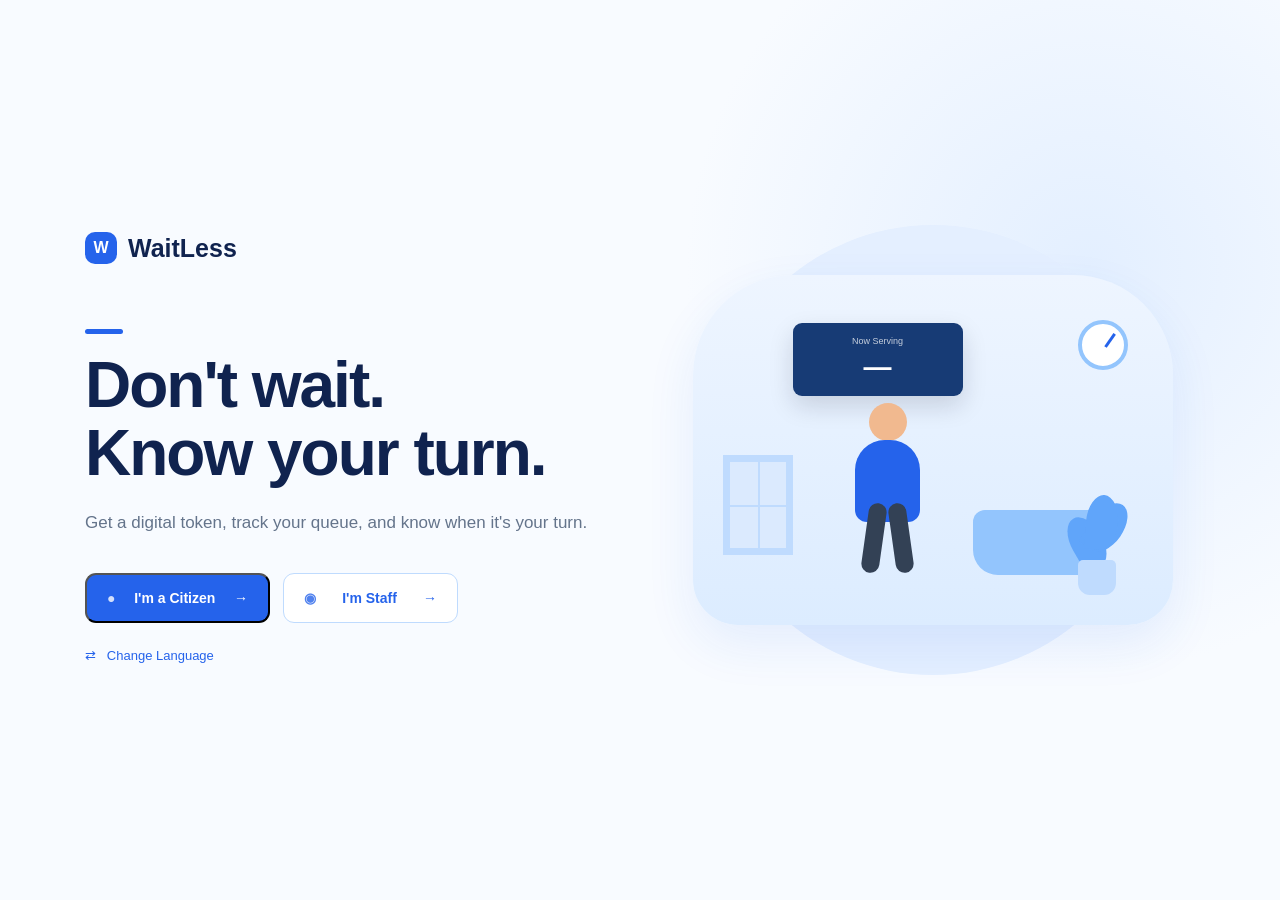
<file: frontend/index.html>
<!DOCTYPE html>
<html lang="en">

<head>
    <meta charset="UTF-8">

    <meta
        name="viewport"
        content="width=device-width, initial-scale=1.0"
    >

    <title>WaitLess</title>

    <link
        rel="stylesheet"
        href="style.css"
    >
</head>

<body>


    <!-- =====================================================
         LANGUAGE SCREEN
         ===================================================== -->

    <div
        id="languageScreen"
        class="screen language-screen"
    >

        <div class="nature-scene">

            <div class="sun"></div>

            <div class="mountain mountain-back"></div>
            <div class="mountain mountain-front"></div>

            <div class="tree tree-left">
                <div class="tree-crown"></div>
                <div class="tree-trunk"></div>
            </div>

            <div class="tree tree-right">
                <div class="tree-crown"></div>
                <div class="tree-trunk"></div>
            </div>

            <div class="ground"></div>

        </div>


        <div class="language-card">

            <div class="language-logo">
                WaitLess
            </div>

            <h1>
                Choose Your Language
            </h1>

            <p>
                अपनी भाषा चुनें
            </p>


            <button
                class="language-option active"
                onclick="selectLanguage('en')"
            >
                <span>
                    English
                </span>

                <span class="arrow">
                    →
                </span>
            </button>


            <button
                class="language-option"
                onclick="selectLanguage('hi')"
            >
                <span>
                    हिन्दी
                </span>

                <span class="arrow">
                    →
                </span>
            </button>


            <div class="language-note">
                A simpler way to manage your queue.
            </div>

        </div>

    </div>



    <!-- =====================================================
         HOME SCREEN
         ===================================================== -->

    <div
        id="homeScreen"
        class="screen home-screen hidden"
    >

        <div class="home-container">

            <div class="home-content">

                <div class="home-brand">

                    <div class="brand-mark">
                        W
                    </div>

                    <span>
                        WaitLess
                    </span>

                </div>


                <div class="hero-line"></div>


                <h1 id="homeTitle">
                    Don't wait.<br>
                    Know your turn.
                </h1>


                <p id="homeDescription">
                    Get a digital token, track your queue,
                    and know when it's your turn.
                </p>


                <div class="home-buttons">

                    <button
                        class="primary-button"
                        onclick="showCitizenScreen()"
                        id="citizenButton"
                    >
                        <span class="button-icon">
                            ●
                        </span>

                        I'm a Citizen

                        <span>
                            →
                        </span>
                    </button>


                    <button
                        class="secondary-button"
                        onclick="showStaffScreen()"
                        id="staffButton"
                    >
                        <span class="button-icon">
                            ◉
                        </span>

                        I'm Staff

                        <span>
                            →
                        </span>
                    </button>

                </div>


                <button
                    onclick="changeLanguage()"
                    class="change-language"
                    id="languageButton"
                >
                    ⇄ &nbsp; Change Language
                </button>

            </div>


            <div class="home-illustration">

                <div class="illustration-glow"></div>

                <div class="waiting-room">

                    <div class="queue-board">

                        <span>
                            Now Serving
                        </span>

                        <strong id="homeNowServing">
                            —
                        </strong>

                    </div>


                    <div class="person">

                        <div class="person-head"></div>

                        <div class="person-body"></div>

                        <div class="person-leg leg-one"></div>
                        <div class="person-leg leg-two"></div>

                    </div>


                    <div class="chair"></div>


                    <div class="plant">

                        <div class="plant-leaf leaf-one"></div>
                        <div class="plant-leaf leaf-two"></div>
                        <div class="plant-leaf leaf-three"></div>

                        <div class="plant-pot"></div>

                    </div>


                    <div class="wall-clock">

                        <div class="clock-hand"></div>

                    </div>


                    <div class="window">

                        <div></div>
                        <div></div>

                    </div>

                </div>

            </div>

        </div>

    </div>



    <!-- =====================================================
         CITIZEN SCREEN
         ===================================================== -->

    <div
        id="citizenScreen"
        class="screen citizen-screen hidden"
    >

        <div class="citizen-layout">


            <!-- TOP BAR -->

            <div class="page-topbar">

                <button
                    onclick="goHome()"
                    class="top-back"
                    id="backButton"
                >
                    ← &nbsp; Back
                </button>


                <div class="mini-brand">

                    <div class="brand-mark">
                        W
                    </div>

                    WaitLess

                </div>

            </div>



            <!-- CITIZEN CARD -->

            <div class="citizen-card">

                <div class="card-heading">

                    <div class="heading-icon">
                        ●
                    </div>


                    <div>

                        <h1 id="tokenTitle">
                            Get Your Token
                        </h1>

                        <p id="tokenDescription">
                            Enter your details and select
                            the service you need.
                        </p>

                    </div>

                </div>



                <!-- NAME -->

                <div class="modern-form-group">

                    <label
                        for="nameInput"
                        id="nameLabel"
                    >
                        Full Name
                    </label>


                    <div class="input-wrapper">

                        <span class="input-icon">
                            ◯
                        </span>

                        <input
                            type="text"
                            id="nameInput"
                            placeholder="Enter your name"
                            autocomplete="name"
                        >

                    </div>

                </div>



                <!-- MOBILE -->

                <div class="modern-form-group">

                    <label
                        for="mobileInput"
                        id="mobileLabel"
                    >
                        Mobile Number
                    </label>


                    <div class="input-wrapper">

                        <span class="input-icon">
                            ☎
                        </span>

                        <input
                            type="tel"
                            id="mobileInput"
                            placeholder="Enter 10 digit mobile number"
                            maxlength="10"
                            inputmode="numeric"
                            pattern="[0-9]*"
                            autocomplete="tel"
                        >

                    </div>

                </div>



                <!-- LOCATION -->

                <div class="modern-form-group">

                    <label
                        for="locationSelect"
                        id="locationLabel"
                    >
                        Service Location
                    </label>


                    <div class="input-wrapper">

                        <span class="input-icon">
                            ◉
                        </span>


                        <select
                            id="locationSelect"
                            onchange="updateServices()"
                        >

                            <option value="">
                                Select location
                            </option>

                            <option value="office">
                                Government Office
                            </option>

                            <option value="hospital">
                                Government Hospital
                            </option>

                        </select>

                    </div>

                </div>



                <!-- SERVICE -->

                <div class="modern-form-group">

                    <label
                        for="serviceSelect"
                        id="serviceLabel"
                    >
                        Service
                    </label>


                    <div class="input-wrapper">

                        <span class="input-icon">
                            ▣
                        </span>


                        <select id="serviceSelect">

                            <option value="">
                                Select service
                            </option>

                        </select>

                    </div>

                </div>



                <!-- GET TOKEN -->

                <button
                    onclick="getToken()"
                    id="getTokenButton"
                    class="get-token-button"
                >

                    <span>
                        🎟
                    </span>

                    Get Token

                    <span>
                        →
                    </span>

                </button>

            </div>

        </div>

    </div>



    <!-- =====================================================
         QUEUE SCREEN
         ===================================================== -->

    <div
        id="queueScreen"
        class="screen queue-screen hidden"
    >

        <div class="queue-layout">


            <!-- HEADER -->

            <div class="queue-topbar">

                <div class="mini-brand">

                    <div class="brand-mark">
                        W
                    </div>

                    WaitLess

                </div>


                <button
                    onclick="goHome()"
                    class="top-back"
                >
                    ← Home
                </button>

            </div>



            <!-- QUEUE CARD -->

            <div class="queue-card-modern">


                <!-- SUCCESS -->

                <div class="success-icon">
                    ✓
                </div>


                <h2
                    class="queue-success"
                    id="queueSuccess"
                >
                    You're in the queue!
                </h2>



                <!-- TOKEN -->

                <div class="token-panel">

                    <span
                        class="token-label"
                        id="yourTokenLabel"
                    >
                        Your Token
                    </span>


                    <h1 id="tokenNumber">
                        —
                    </h1>


                    <p id="citizenName"></p>

                </div>



                <!-- STATUS -->

                <div
                    class="queue-status"
                    id="queueStatus"
                >
                    You're in the queue ✓
                </div>



                <!-- INFO -->

                <div class="queue-info-modern">


                    <div class="queue-info-box">

                        <span id="nowServingLabel">
                            Now Serving
                        </span>

                        <strong id="nowServing">
                            —
                        </strong>

                    </div>


                    <div class="queue-info-box">

                        <span id="peopleAheadLabel">
                            People Ahead
                        </span>

                        <strong id="peopleAhead">
                            0
                        </strong>

                    </div>

                </div>



                <!-- WAITING TIME -->

                <div class="wait-panel">

                    <span id="waitTimeLabel">
                        Estimated Waiting Time
                    </span>

                    <strong id="waitTime">
                        0 min
                    </strong>

                </div>



                <!-- PROGRESS -->

                <div class="progress-section">

                    <div class="progress-heading">

                        <span id="queueProgressLabel">
                            Queue Progress
                        </span>


                        <span id="peopleAheadText">
                            0 people ahead
                        </span>

                    </div>


                    <div class="progress-bar-modern">

                        <div class="progress-fill-modern"></div>

                    </div>

                </div>



                <!-- NOTIFICATION -->

                <div
                    class="notification-modern"
                    id="notificationInfo"
                >

                    <span>
                        ◷
                    </span>


                    <div>

                        <strong>
                            We'll notify you before your turn.
                        </strong>

                        <small>
                            You can wait comfortably until your queue is near.
                        </small>

                    </div>

                </div>

            </div>



            <!-- LEAVE QUEUE -->

            <button
                onclick="leaveQueue()"
                class="leave-button-modern"
                id="leaveQueueButton"
            >
                Leave Queue
            </button>

        </div>

    </div>



    <!-- =====================================================
         STAFF LOGIN SCREEN
         ===================================================== -->

    <div
        id="staffLoginScreen"
        class="screen staff-login-screen hidden"
    >

        <div class="staff-login-layout">


            <!-- TOP BAR -->

            <div class="page-topbar">

                <button
                    onclick="goHome()"
                    class="top-back"
                >
                    ← &nbsp; Back
                </button>


                <div class="mini-brand">

                    <div class="brand-mark">
                        W
                    </div>

                    WaitLess

                </div>

            </div>



            <!-- LOGIN CARD -->

            <div class="staff-login-card">


                <h1>
                    Welcome back
                </h1>


                <p>
                    Enter your staff credentials to continue.
                </p>



                <!-- USERNAME -->

                <div class="modern-form-group">

                    <label for="staffUsername">
                        Username
                    </label>


                    <div class="input-wrapper">

                        <span class="input-icon">
                            ◯
                        </span>


                        <input
                            type="text"
                            id="staffUsername"
                            value="staff"
                            readonly
                        >

                    </div>

                </div>



                <!-- PASSWORD -->

                <div class="modern-form-group">

                    <label for="staffPassword">
                        Password
                    </label>


                    <div class="input-wrapper">

                        <span class="input-icon">
                            ◯
                        </span>


                        <input
                            type="password"
                            id="staffPassword"
                            placeholder="Enter password"
                        >

                    </div>

                </div>



                <!-- CONTINUE -->

                <button
                    onclick="staffLogin()"
                    class="get-token-button"
                >

                    Continue

                    <span>
                        →
                    </span>

                </button>

            </div>

        </div>

    </div>



    <!-- =====================================================
         STAFF DASHBOARD
         ===================================================== -->

    <div
        id="staffScreen"
        class="screen staff-screen hidden"
    >

        <div class="staff-layout">


            <!-- TOP BAR -->

            <div class="staff-topbar">

                <div class="mini-brand">

                    <div class="brand-mark">
                        W
                    </div>

                    <span>
                        WaitLess
                    </span>

                </div>


                <button
                    onclick="goHome()"
                    class="top-back"
                >
                    ← Back
                </button>

            </div>



            <!-- HEADING -->

            <div class="staff-heading">

                <span class="staff-label">
                    STAFF PANEL
                </span>


                <h1>
                    Staff Dashboard
                </h1>


                <p>
                    Manage the queue and serve citizens.
                </p>

            </div>



            <!-- CURRENTLY SERVING -->

            <div class="current-serving-card">


                <div class="serving-left">

                    <div class="serving-icon">
                        ●
                    </div>


                    <div class="serving-info">

                        <span>
                            Currently Serving
                        </span>


                        <h2 id="currentToken">
                            —
                        </h2>


                        <p id="currentCitizenName">
                            —
                        </p>


                        <p id="currentCitizenMobile">
                            —
                        </p>


                        <small id="counterLabel">
                            Counter 1
                        </small>

                    </div>

                </div>



                <!-- =================================================
                     STAFF ACTION BUTTONS
                     ================================================= -->

                <div
                    class="staff-actions"
                    style="
                        display: flex;
                        align-items: center;
                        justify-content: flex-end;
                        gap: 10px;
                        flex-wrap: wrap;
                    "
                >


                    <!-- CALL NEXT -->

                    <button
                        type="button"
                        onclick="callNext()"
                        id="nextButton"
                        class="call-next-button"
                        style="
                            display: flex;
                            align-items: center;
                            justify-content: center;
                            gap: 8px;
                            min-width: 170px;
                            height: 50px;
                            padding: 0 18px;
                            border: none;
                            border-radius: 10px;
                            background: #2563eb;
                            color: #ffffff;
                            font-size: 14px;
                            font-weight: 700;
                            cursor: pointer;
                            box-sizing: border-box;
                            transition: 0.2s ease;
                        "
                    >

                        <span>
                            ☎ &nbsp; Call Next
                        </span>

                        <span>
                            →
                        </span>

                    </button>



                    <!-- COMPLETE -->

                    <button
                        type="button"
                        onclick="completeToken()"
                        id="completeButton"
                        class="complete-button"
                        style="
                            display: flex;
                            align-items: center;
                            justify-content: center;
                            gap: 8px;
                            min-width: 130px;
                            height: 50px;
                            padding: 0 18px;
                            border: none;
                            border-radius: 10px;
                            background: #16a34a;
                            color: #ffffff;
                            font-size: 14px;
                            font-weight: 700;
                            cursor: pointer;
                            box-sizing: border-box;
                            transition: 0.2s ease;
                        "
                    >

                        <span>
                            ✓
                        </span>

                        Complete

                    </button>



                    <!-- SKIP -->

                    <button
                        type="button"
                        onclick="skipToken()"
                        id="skipButton"
                        class="skip-button"
                        style="
                            display: flex;
                            align-items: center;
                            justify-content: center;
                            gap: 8px;
                            min-width: 100px;
                            height: 50px;
                            padding: 0 18px;
                            border: 2px solid #dc2626;
                            border-radius: 10px;
                            background: #ffffff;
                            color: #dc2626;
                            font-size: 14px;
                            font-weight: 700;
                            cursor: pointer;
                            box-sizing: border-box;
                            transition: 0.2s ease;
                        "
                    >

                        <span>
                            ↷
                        </span>

                        Skip

                    </button>

                </div>

            </div>



            <!-- WAITING QUEUE -->

            <div class="waiting-card-modern">


                <div class="waiting-header-modern">

                    <div>

                        <h2>
                            Waiting Queue
                        </h2>


                        <p>
                            Citizens currently waiting
                        </p>

                    </div>


                    <span id="waitingCount">
                        0 people waiting
                    </span>

                </div>



                <!-- QUEUE TABLE -->

                <div class="queue-table">


                    <!-- TABLE HEADER -->

                    <div class="queue-table-header">

                        <span>
                            Token
                        </span>

                        <span>
                            Citizen
                        </span>

                        <span>
                            Mobile
                        </span>

                        <span>
                            Service
                        </span>

                    </div>



                    <!-- DYNAMIC QUEUE ROWS -->

                    <div id="queueTableBody">
                    </div>

                </div>

            </div>

        </div>

    </div>



    <!-- =====================================================
         JAVASCRIPT
         ===================================================== -->

    <script src="script.js"></script>

</body>

</html>
</file>
<file: frontend/style.css>
/* =========================================================
   WAITLESS
   Premium Modern UI
   ========================================================= */

* {
    margin: 0;
    padding: 0;
    box-sizing: border-box;
}

:root {
    --blue: #2563eb;
    --blue-dark: #1d4ed8;
    --blue-light: #eff6ff;

    --text: #10234f;
    --text-dark: #0f172a;
    --muted: #64748b;

    --border: #dbe5f1;

    --bg: #f5f8fc;

    --white: #ffffff;

    --green: #16a34a;
    --green-light: #ecfdf3;

    --danger: #dc2626;
}

html,
body {
    min-height: 100%;
}

body {
    font-family:
        Inter,
        -apple-system,
        BlinkMacSystemFont,
        "Segoe UI",
        Arial,
        sans-serif;

    background: var(--bg);

    color: var(--text-dark);
}

button,
input,
select {
    font-family: inherit;
}

button {
    cursor: pointer;
}

.hidden {
    display: none !important;
}


/* =========================================================
   GENERAL SCREEN
   ========================================================= */

.screen {
    min-height: 100vh;
    width: 100%;
}


/* =========================================================
   LANGUAGE PAGE
   ========================================================= */

.language-screen {
    position: relative;

    display: flex;

    align-items: center;
    justify-content: center;

    overflow: hidden;

    background:
        linear-gradient(
            180deg,
            #f8fbff 0%,
            #eef6ff 65%,
            #e9f5ed 100%
        );
}

.nature-scene {
    position: absolute;

    inset: 0;

    overflow: hidden;

    pointer-events: none;
}

.sun {
    position: absolute;

    width: 90px;
    height: 90px;

    border-radius: 50%;

    background: #fde68a;

    top: 12%;
    right: 17%;

    opacity: 0.65;
}

.mountain {
    position: absolute;

    bottom: -100px;

    width: 700px;
    height: 300px;

    border-radius: 50% 50% 0 0;
}

.mountain-back {
    left: -180px;

    background: #dbeafe;

    transform: rotate(-5deg);
}

.mountain-front {
    right: -180px;

    background: #dcfce7;

    transform: rotate(5deg);
}

.ground {
    position: absolute;

    bottom: 0;
    left: 0;

    width: 100%;
    height: 55px;

    background: #dff3e5;
}

.tree {
    position: absolute;

    bottom: 50px;
}

.tree-left {
    left: 12%;
}

.tree-right {
    right: 13%;

    transform: scale(0.75);
}

.tree-crown {
    position: relative;

    width: 75px;
    height: 75px;

    border-radius: 50%;

    background: #93c5fd;
}

.tree-crown::before,
.tree-crown::after {
    content: "";

    position: absolute;

    width: 55px;
    height: 55px;

    border-radius: 50%;

    background: #bfdbfe;
}

.tree-crown::before {
    left: -28px;
    bottom: 0;
}

.tree-crown::after {
    right: -28px;
    bottom: 0;
}

.tree-trunk {
    width: 14px;
    height: 55px;

    margin: -4px auto 0;

    border-radius: 0 0 8px 8px;

    background: #94a3b8;
}

.language-card {
    position: relative;

    z-index: 5;

    width: 440px;
    max-width: calc(100% - 32px);

    padding: 45px;

    background: rgba(255, 255, 255, 0.96);

    border: 1px solid rgba(255, 255, 255, 0.9);

    border-radius: 25px;

    box-shadow:
        0 25px 70px rgba(15, 23, 42, 0.11);

    text-align: center;
}

.language-logo {
    font-size: 36px;

    font-weight: 800;

    color: var(--blue);

    letter-spacing: -1px;

    margin-bottom: 32px;
}

.language-card h1 {
    font-size: 28px;

    color: var(--text);

    margin-bottom: 7px;
}

.language-card p {
    color: var(--muted);

    font-size: 16px;

    margin-bottom: 28px;
}

.language-option {
    width: 100%;

    height: 55px;

    display: flex;

    align-items: center;

    justify-content: space-between;

    padding: 0 20px;

    margin-top: 11px;

    border-radius: 13px;

    border: 1px solid #bfdbfe;

    background: white;

    color: var(--blue);

    font-size: 15px;

    font-weight: 650;

    transition: 0.2s ease;
}

.language-option.active {
    background: var(--blue);

    color: white;

    border-color: var(--blue);
}

.language-option:hover {
    transform: translateY(-2px);

    box-shadow:
        0 8px 20px rgba(37, 99, 235, 0.15);
}

.arrow {
    font-size: 19px;
}

.language-note {
    margin-top: 25px;

    color: #94a3b8;

    font-size: 13px;
}


/* =========================================================
   BRAND
   ========================================================= */

.brand-mark {
    width: 32px;
    height: 32px;

    display: inline-flex;

    align-items: center;
    justify-content: center;

    border-radius: 10px;

    background: var(--blue);

    color: white;

    font-size: 16px;

    font-weight: 800;
}

.mini-brand {
    display: flex;

    align-items: center;

    gap: 10px;

    color: var(--text);

    font-size: 19px;

    font-weight: 750;
}


/* =========================================================
   HOME
   ========================================================= */

.home-screen {
    display: flex;

    align-items: center;

    background:
        radial-gradient(
            circle at 85% 30%,
            #e3efff,
            transparent 32%
        ),
        #f8fbff;

    overflow: hidden;
}

.home-container {
    width: min(1250px, 100%);

    min-height: 100vh;

    margin: auto;

    display: grid;

    grid-template-columns: 1fr 1fr;

    align-items: center;

    gap: 60px;

    padding: 55px 70px;
}

.home-brand {
    display: flex;

    align-items: center;

    gap: 11px;

    font-size: 25px;

    font-weight: 800;

    color: var(--text);

    margin-bottom: 65px;
}

.hero-line {
    width: 38px;
    height: 5px;

    background: var(--blue);

    border-radius: 10px;

    margin-bottom: 18px;
}

.home-content h1 {
    font-size: clamp(48px, 5vw, 68px);

    line-height: 1.05;

    letter-spacing: -2px;

    color: var(--text);

    margin-bottom: 22px;
}

.home-content > p {
    max-width: 530px;

    color: var(--muted);

    font-size: 17px;

    line-height: 1.7;

    margin-bottom: 35px;
}

.home-buttons {
    display: flex;

    gap: 13px;
}

.primary-button,
.secondary-button {
    height: 50px;

    padding: 0 20px;

    display: flex;

    align-items: center;

    justify-content: space-between;

    gap: 13px;

    border-radius: 11px;

    font-size: 14px;

    font-weight: 650;

    transition: 0.2s ease;
}

.primary-button {
    width: 185px;

    background: var(--blue);

    color: white;
}

.secondary-button {
    width: 175px;

    background: white;

    color: var(--blue);

    border: 1px solid #bfdbfe;
}

.primary-button:hover,
.secondary-button:hover {
    transform: translateY(-2px);
}

.primary-button:hover {
    background: var(--blue-dark);

    box-shadow:
        0 10px 25px rgba(37, 99, 235, 0.2);
}

.secondary-button:hover {
    background: var(--blue-light);
}

.button-icon {
    opacity: 0.8;
}

.change-language {
    margin-top: 20px;

    padding: 5px 0;

    background: transparent;

    border: none;

    color: var(--blue);

    font-size: 13px;
}


/* =========================================================
   HOME ILLUSTRATION
   ========================================================= */

.home-illustration {
    position: relative;

    height: 500px;

    display: flex;

    align-items: center;
    justify-content: center;
}

.illustration-glow {
    position: absolute;

    width: 450px;
    height: 450px;

    border-radius: 50%;

    background: #e4efff;
}

.waiting-room {
    position: relative;

    z-index: 2;

    width: 480px;
    height: 350px;

    background:
        linear-gradient(
            180deg,
            #eef5ff,
            #dcecff
        );

    border-radius: 100px 100px 45px 45px;

    overflow: hidden;

    box-shadow:
        0 20px 50px rgba(37, 99, 235, 0.09);
}

.queue-board {
    position: absolute;

    top: 48px;
    left: 100px;

    width: 170px;

    padding: 13px;

    border-radius: 9px;

    background: #173b75;

    color: white;

    text-align: center;

    box-shadow:
        0 10px 25px rgba(15, 23, 42, 0.15);
}

.queue-board span {
    display: block;

    font-size: 9px;

    opacity: 0.75;

    margin-bottom: 5px;
}

.queue-board strong {
    font-size: 28px;
}

.person {
    position: absolute;

    left: 145px;
    bottom: 52px;

    width: 100px;
    height: 170px;
}

.person-head {
    position: absolute;

    width: 38px;
    height: 38px;

    border-radius: 50%;

    top: 0;
    left: 31px;

    background: #f1b98f;
}

.person-body {
    position: absolute;

    width: 65px;
    height: 82px;

    border-radius: 30px 30px 12px 12px;

    top: 37px;
    left: 17px;

    background: #2563eb;
}

.person-leg {
    position: absolute;

    width: 18px;
    height: 70px;

    background: #334155;

    bottom: 0;

    border-radius: 10px;
}

.leg-one {
    left: 27px;

    transform: rotate(8deg);
}

.leg-two {
    left: 54px;

    transform: rotate(-8deg);
}

.chair {
    position: absolute;

    width: 130px;
    height: 65px;

    right: 70px;
    bottom: 50px;

    border-radius: 12px 12px 25px 25px;

    background: #93c5fd;
}

.plant {
    position: absolute;

    right: 45px;
    bottom: 30px;

    width: 65px;
    height: 100px;
}

.plant-pot {
    position: absolute;

    bottom: 0;
    left: 15px;

    width: 38px;
    height: 35px;

    background: #bfdbfe;

    border-radius: 5px 5px 12px 12px;
}

.plant-leaf {
    position: absolute;

    width: 32px;
    height: 55px;

    border-radius: 50% 50% 50% 0;

    background: #60a5fa;

    transform: rotate(-30deg);
}

.leaf-one {
    left: 8px;
    top: 20px;
}

.leaf-two {
    right: 5px;
    top: 5px;

    transform: rotate(35deg);
}

.leaf-three {
    left: 23px;
    top: 0;

    transform: rotate(5deg);
}

.wall-clock {
    position: absolute;

    right: 45px;
    top: 45px;

    width: 50px;
    height: 50px;

    border-radius: 50%;

    border: 4px solid #93c5fd;

    background: white;
}

.clock-hand {
    position: absolute;

    width: 3px;
    height: 16px;

    background: #2563eb;

    left: 22px;
    top: 7px;

    transform-origin: bottom;

    transform: rotate(35deg);
}

.window {
    position: absolute;

    left: 30px;
    bottom: 70px;

    width: 70px;
    height: 100px;

    border: 7px solid #bfdbfe;

    background: #dbeafe;
}

.window div:first-child {
    position: absolute;

    width: 2px;
    height: 100%;

    left: 50%;

    background: #bfdbfe;
}

.window div:last-child {
    position: absolute;

    width: 100%;
    height: 2px;

    top: 50%;

    background: #bfdbfe;
}


/* =========================================================
   CITIZEN PAGE
   ========================================================= */

.citizen-screen {
    background:
        radial-gradient(
            circle at 15% 10%,
            #e8f1ff,
            transparent 28%
        ),
        var(--bg);

    display: flex;

    align-items: center;
    justify-content: center;
}

.citizen-layout {
    width: min(900px, 100%);

    padding: 35px 25px;
}

.page-topbar {
    display: flex;

    align-items: center;

    justify-content: space-between;

    margin-bottom: 22px;
}

.top-back {
    padding: 10px 0;

    border: none;

    background: transparent;

    color: #334155;

    font-size: 13px;

    font-weight: 600;
}

.top-back:hover {
    color: var(--blue);
}

.citizen-card {
    width: 520px;
    max-width: 100%;

    margin: auto;

    padding: 38px;

    background: white;

    border: 1px solid var(--border);

    border-radius: 24px;

    box-shadow:
        0 25px 60px rgba(15, 23, 42, 0.08);
}

.card-heading {
    display: flex;

    gap: 15px;

    align-items: flex-start;

    margin-bottom: 28px;
}

.heading-icon {
    flex-shrink: 0;

    width: 48px;
    height: 48px;

    display: flex;

    align-items: center;
    justify-content: center;

    border-radius: 14px;

    background: var(--blue);

    color: white;

    font-size: 17px;
}

.card-heading h1 {
    font-size: 28px;

    letter-spacing: -0.6px;

    color: var(--text);

    margin-bottom: 5px;
}

.card-heading p {
    color: var(--muted);

    font-size: 13px;

    line-height: 1.5;
}

.modern-form-group {
    margin-bottom: 17px;
}

.modern-form-group label {
    display: block;

    font-size: 12px;

    font-weight: 700;

    color: #334155;

    margin-bottom: 7px;
}

.input-wrapper {
    position: relative;
}

.input-icon {
    position: absolute;

    left: 15px;
    top: 50%;

    transform: translateY(-50%);

    color: var(--blue);

    font-size: 15px;

    z-index: 2;
}

.input-wrapper input,
.input-wrapper select {
    width: 100%;
    height: 52px;

    padding: 0 15px 0 43px;

    border: 1px solid var(--border);

    border-radius: 11px;

    background: #f8fafc;

    color: #334155;

    font-size: 14px;

    outline: none;

    transition: 0.2s ease;
}

.input-wrapper input::placeholder {
    color: #94a3b8;
}

.input-wrapper input:focus,
.input-wrapper select:focus {
    background: white;

    border-color: var(--blue);

    box-shadow:
        0 0 0 4px rgba(37, 99, 235, 0.08);
}

.get-token-button {
    width: 100%;
    height: 54px;

    margin-top: 8px;

    display: flex;

    align-items: center;

    justify-content: space-between;

    padding: 0 20px;

    border: none;

    border-radius: 12px;

    background: var(--blue);

    color: white;

    font-size: 14px;

    font-weight: 700;

    transition: 0.2s ease;
}

.get-token-button:hover {
    background: var(--blue-dark);

    transform: translateY(-2px);

    box-shadow:
        0 10px 25px rgba(37, 99, 235, 0.2);
}


/* =========================================================
   QUEUE PAGE
   ========================================================= */

.queue-screen {
    display: flex;

    align-items: center;
    justify-content: center;

    background:
        radial-gradient(
            circle at 80% 5%,
            #e4efff,
            transparent 30%
        ),
        var(--bg);
}

.queue-layout {
    width: 570px;
    max-width: calc(100% - 30px);

    padding: 30px 0;

    text-align: center;
}

.queue-topbar {
    display: flex;

    align-items: center;

    justify-content: space-between;

    margin-bottom: 20px;
}

.queue-card-modern {
    padding: 35px;

    background: white;

    border: 1px solid var(--border);

    border-radius: 25px;

    box-shadow:
        0 25px 60px rgba(15, 23, 42, 0.08);
}

.success-icon {
    width: 52px;
    height: 52px;

    display: flex;

    align-items: center;
    justify-content: center;

    margin: auto;

    border-radius: 50%;

    background: #16a34a;

    color: white;

    font-size: 27px;

    box-shadow:
        0 8px 20px rgba(22, 163, 74, 0.18);
}

.queue-success {
    margin-top: 13px;

    margin-bottom: 22px;

    color: #15803d;

    font-size: 20px;
}

.token-panel {
    padding: 18px;

    border: 1px solid #b7ead0;

    background: linear-gradient(
        135deg,
        #f5fffa,
        #ecfdf5
    );

    border-radius: 15px;

    margin-bottom: 15px;
}

.token-label {
    display: block;

    color: #15803d;

    font-size: 12px;

    font-weight: 650;

    margin-bottom: 5px;
}

.token-panel h1 {
    font-size: 72px;

    line-height: 1;

    letter-spacing: -3px;

    color: var(--text);

    margin: 5px 0 8px;
}

#citizenName {
    font-size: 18px;

    color: var(--text);

    font-weight: 650;
}

.queue-status {
    display: inline-block;

    padding: 8px 15px;

    border-radius: 20px;

    background: var(--green-light);

    color: var(--green);

    font-size: 12px;

    font-weight: 700;
}

.queue-info-modern {
    display: grid;

    grid-template-columns: 1fr 1fr;

    gap: 12px;

    margin-top: 18px;
}

.queue-info-box {
    padding: 17px;

    border-radius: 12px;

    background: #f8fafc;

    border: 1px solid #edf2f7;
}

.queue-info-box span {
    display: block;

    font-size: 12px;

    color: var(--muted);

    margin-bottom: 6px;
}

.queue-info-box strong {
    font-size: 22px;

    color: var(--text);
}

.wait-panel {
    margin-top: 12px;

    padding: 17px;

    border-radius: 12px;

    background: var(--blue-light);
}

.wait-panel span {
    display: block;

    color: var(--muted);

    font-size: 12px;

    margin-bottom: 5px;
}

.wait-panel strong {
    color: var(--blue);

    font-size: 29px;
}

.progress-section {
    margin-top: 20px;

    text-align: left;
}

.progress-heading {
    display: flex;

    justify-content: space-between;

    margin-bottom: 8px;
}

.progress-heading span {
    font-size: 11px;

    color: var(--muted);
}

.progress-bar-modern {
    width: 100%;
    height: 8px;

    border-radius: 20px;

    overflow: hidden;

    background: #e2e8f0;
}

.progress-fill-modern {
    width: 65%;
    height: 100%;

    border-radius: 20px;

    background: var(--blue);
}

.notification-modern {
    display: flex;

    gap: 12px;

    align-items: center;

    text-align: left;

    margin-top: 20px;

    padding: 14px;

    border-radius: 12px;

    background: #f8fafc;

    border: 1px solid var(--border);

    color: var(--blue);
}

.notification-modern > span {
    font-size: 20px;
}

.notification-modern strong {
    display: block;

    font-size: 12px;

    color: #334155;

    margin-bottom: 3px;
}

.notification-modern small {
    color: var(--muted);

    font-size: 11px;
}

.leave-button-modern {
    width: 100%;

    height: 48px;

    margin-top: 13px;

    border-radius: 11px;

    background: white;

    color: var(--danger);

    border: 1px solid #fecaca;

    font-size: 13px;

    font-weight: 650;
}

.leave-button-modern:hover {
    background: #fef2f2;
}


/* =========================================================
   STAFF
   ========================================================= */

.staff-screen {
    background:
        radial-gradient(
            circle at 90% 0%,
            #e2edff,
            transparent 25%
        ),
        var(--bg);

    display: flex;

    justify-content: center;

    padding: 45px 25px;
}

.staff-layout {
    width: min(1000px, 100%);
}

.staff-topbar {
    display: flex;

    justify-content: space-between;

    align-items: center;

    margin-bottom: 45px;
}

.staff-heading {
    display: flex;

    justify-content: space-between;

    align-items: flex-start;

    margin-bottom: 25px;
}

.staff-label {
    display: block;

    color: var(--blue);

    font-size: 10px;

    font-weight: 800;

    letter-spacing: 1.4px;

    margin-bottom: 7px;
}

.staff-heading h1 {
    font-size: 34px;

    letter-spacing: -1px;

    color: var(--text);

    margin-bottom: 5px;
}

.staff-heading p {
    color: var(--muted);

    font-size: 13px;
}


/* =========================================================
   CURRENTLY SERVING
   ========================================================= */

.current-serving-card {
    display: flex;

    align-items: center;

    justify-content: space-between;

    padding: 25px 28px;

    margin-bottom: 18px;

    background: white;

    border: 1px solid #cfe0ff;

    border-radius: 20px;

    box-shadow:
        0 15px 40px rgba(15, 23, 42, 0.06);
}

.serving-left {
    display: flex;

    align-items: center;

    gap: 17px;
}

.serving-icon {
    width: 50px;
    height: 50px;

    display: flex;

    align-items: center;
    justify-content: center;

    border-radius: 15px;

    background: var(--blue-light);

    color: var(--blue);
}

.serving-info > span {
    display: block;

    font-size: 11px;

    color: var(--muted);

    margin-bottom: 4px;
}

.serving-info h2 {
    font-size: 48px;

    line-height: 1;

    color: var(--blue);

    letter-spacing: -2px;

    margin-bottom: 5px;
}

.serving-info p {
    color: var(--muted);

    font-size: 12px;

    margin-bottom: 3px;
}

.serving-info small {
    display: block;

    margin-top: 7px;

    color: var(--muted);

    font-size: 11px;
}


/* =========================================================
   STAFF ACTION BUTTONS
   ========================================================= */

.staff-actions {
    display: flex;

    align-items: center;

    gap: 10px;

    flex-shrink: 0;
}


/* CALL NEXT */

.call-next-button {
    width: 175px;
    height: 48px;

    display: flex;

    align-items: center;

    justify-content: space-between;

    padding: 0 17px;

    border: none;

    border-radius: 10px;

    background: var(--blue);

    color: white;

    font-size: 13px;

    font-weight: 700;

    transition: 0.2s ease;
}

.call-next-button:hover {
    background: var(--blue-dark);

    transform: translateY(-2px);

    box-shadow:
        0 10px 22px rgba(37, 99, 235, 0.18);
}


/* COMPLETE */

.complete-button {
    width: 120px;
    height: 48px;

    display: flex;

    align-items: center;
    justify-content: center;

    gap: 7px;

    padding: 0 15px;

    border: 1px solid #bbf7d0;

    border-radius: 10px;

    background: var(--green-light);

    color: var(--green);

    font-size: 13px;

    font-weight: 700;

    transition: 0.2s ease;
}

.complete-button:hover {
    background: #dcfce7;

    border-color: #86efac;

    transform: translateY(-2px);

    box-shadow:
        0 8px 18px rgba(22, 163, 74, 0.12);
}


/* SKIP */

.skip-button {
    width: 90px;
    height: 48px;

    display: flex;

    align-items: center;
    justify-content: center;

    gap: 6px;

    padding: 0 14px;

    border: 1px solid #fecaca;

    border-radius: 10px;

    background: white;

    color: var(--danger);

    font-size: 13px;

    font-weight: 700;

    transition: 0.2s ease;
}

.skip-button:hover {
    background: #fef2f2;

    border-color: #fca5a5;

    transform: translateY(-2px);

    box-shadow:
        0 8px 18px rgba(220, 38, 38, 0.10);
}


/* =========================================================
   WAITING QUEUE
   ========================================================= */

.waiting-card-modern {
    padding: 25px;

    background: white;

    border: 1px solid var(--border);

    border-radius: 20px;

    box-shadow:
        0 15px 40px rgba(15, 23, 42, 0.05);
}

.waiting-header-modern {
    display: flex;

    align-items: center;

    justify-content: space-between;

    margin-bottom: 18px;
}

.waiting-header-modern h2 {
    font-size: 19px;

    color: var(--text);

    margin-bottom: 4px;
}

.waiting-header-modern p {
    font-size: 12px;

    color: var(--muted);
}

.waiting-header-modern > span {
    padding: 7px 12px;

    border-radius: 20px;

    background: var(--blue-light);

    color: var(--blue);

    font-size: 11px;

    font-weight: 700;
}


/* =========================================================
   QUEUE TABLE
   ========================================================= */

.queue-table {
    border: 1px solid var(--border);

    border-radius: 12px;

    overflow: hidden;
}

.queue-table-header,
.queue-table-row {
    display: grid;

    grid-template-columns:
        90px
        minmax(160px, 1fr)
        minmax(140px, 180px)
        minmax(180px, 1fr);

    align-items: center;

    gap: 20px;

    padding: 14px 16px;
}

.queue-table-header {
    background: #f8fafc;

    color: var(--muted);

    font-size: 10px;

    font-weight: 700;

    text-transform: uppercase;

    letter-spacing: 0.5px;
}

.queue-table-row {
    min-height: 58px;

    border-top: 1px solid #eef2f7;

    color: var(--muted);

    font-size: 12px;

    transition: 0.15s ease;
}

.queue-table-row:hover {
    background: #f8fbff;
}

.queue-table-row strong {
    color: var(--blue);

    font-size: 14px;
}

.queue-table-row span:nth-child(2) {
    color: var(--text);

    font-weight: 600;
}


/* =========================================================
   STAFF LOGIN
   ========================================================= */

.staff-login-screen {
    background:
        radial-gradient(
            circle at 90% 0%,
            #e2edff,
            transparent 28%
        ),
        var(--bg);

    display: flex;

    align-items: center;
    justify-content: center;
}

.staff-login-layout {
    width: min(900px, 100%);

    padding: 30px 25px;
}

.staff-login-card {
    width: 450px;
    max-width: 100%;

    margin: 45px auto 0;

    padding: 38px;

    background: white;

    border: 1px solid var(--border);

    border-radius: 24px;

    box-shadow:
        0 25px 60px rgba(15, 23, 42, 0.08);
}

.staff-login-card h1 {
    font-size: 30px;

    letter-spacing: -0.7px;

    color: var(--text);

    margin-bottom: 7px;
}

.staff-login-card > p {
    color: var(--muted);

    font-size: 13px;

    line-height: 1.5;

    margin-bottom: 28px;
}

#staffUsername {
    color: #64748b;

    background: #f1f5f9;

    cursor: not-allowed;
}


/* =========================================================
   RESPONSIVE
   ========================================================= */

@media (max-width: 850px) {

    .home-container {
        grid-template-columns: 1fr;

        text-align: center;

        padding: 40px 25px;
    }

    .home-brand {
        justify-content: center;

        margin-bottom: 45px;
    }

    .home-content {
        display: flex;

        flex-direction: column;

        align-items: center;
    }

    .home-content h1 {
        font-size: 48px;
    }

    .home-illustration {
        height: 350px;

        transform: scale(0.85);
    }

    .hero-line {
        margin-left: auto;
        margin-right: auto;
    }

    .staff-heading {
        gap: 20px;
    }
}


@media (max-width: 800px) {

    .staff-layout {
        padding: 25px 20px 45px;
    }

    .staff-topbar {
        margin-bottom: 30px;
    }

    .staff-heading h1 {
        font-size: 31px;
    }

    .current-serving-card {
        flex-direction: column;

        align-items: stretch;

        gap: 22px;
    }

    .staff-actions {
        width: 100%;
    }

    .call-next-button,
    .complete-button,
    .skip-button {
        flex: 1;
        width: auto;
    }

    .waiting-card-modern {
        padding: 22px;
    }
}


@media (max-width: 600px) {

    /* LANGUAGE */

    .language-card {
        padding: 34px 25px;
    }

    .tree-left {
        left: 4%;

        transform: scale(0.7);
    }

    .tree-right {
        right: 4%;

        transform: scale(0.55);
    }


    /* HOME */

    .home-container {
        padding: 30px 18px;
    }

    .home-content h1 {
        font-size: 42px;

        letter-spacing: -1.5px;
    }

    .home-content > p {
        font-size: 15px;
    }

    .home-buttons {
        flex-direction: column;

        width: 100%;

        align-items: center;
    }

    .primary-button,
    .secondary-button {
        width: 100%;

        max-width: 320px;
    }

    .home-illustration {
        display: none;
    }


    /* CITIZEN */

    .citizen-layout {
        padding: 22px 15px;
    }

    .citizen-card {
        padding: 28px 21px;

        border-radius: 20px;
    }

    .card-heading h1 {
        font-size: 25px;
    }


    /* QUEUE */

    .queue-layout {
        max-width: calc(100% - 22px);
    }

    .queue-card-modern {
        padding: 25px 17px;

        border-radius: 21px;
    }

    .token-panel h1 {
        font-size: 60px;
    }

    .queue-info-modern {
        grid-template-columns: 1fr;
    }


    /* STAFF */

    .staff-screen {
        padding: 25px 15px;
    }

    .staff-layout {
        padding: 20px 15px 35px;
    }

    .staff-topbar {
        margin-bottom: 25px;
    }

    .staff-heading {
        flex-direction: column;

        gap: 15px;
    }

    .staff-heading h1 {
        font-size: 28px;
    }

    .staff-heading p {
        font-size: 13px;
    }

    .staff-heading .top-back {
        width: 100%;

        padding: 12px;

        border: 1px solid var(--border);

        border-radius: 10px;

        background: white;
    }

    .current-serving-card {
        flex-direction: column;

        align-items: stretch;

        gap: 22px;

        padding: 22px;

        border-radius: 18px;
    }

    .serving-left {
        align-items: flex-start;
    }

    .serving-info h2 {
        font-size: 42px;
    }

    .staff-actions {
        display: grid;

        grid-template-columns: 1fr 1fr;

        gap: 10px;

        width: 100%;
    }

    .call-next-button {
        width: 100%;

        grid-column: 1 / -1;
    }

    .complete-button,
    .skip-button {
        width: 100%;
    }

    .waiting-card-modern {
        padding: 18px 12px;

        border-radius: 18px;
    }

    .waiting-header-modern {
        align-items: flex-start;

        flex-direction: column;

        gap: 10px;
    }

    .queue-table {
        overflow-x: auto;
    }

    .queue-table-header,
    .queue-table-row {
        min-width: 680px;
    }


    /* STAFF LOGIN */

    .staff-login-layout {
        padding: 22px 15px;
    }

    .staff-login-card {
        margin-top: 30px;

        padding: 28px 21px;

        border-radius: 20px;
    }

    .staff-login-card h1 {
        font-size: 26px;
    }
}
</file>
